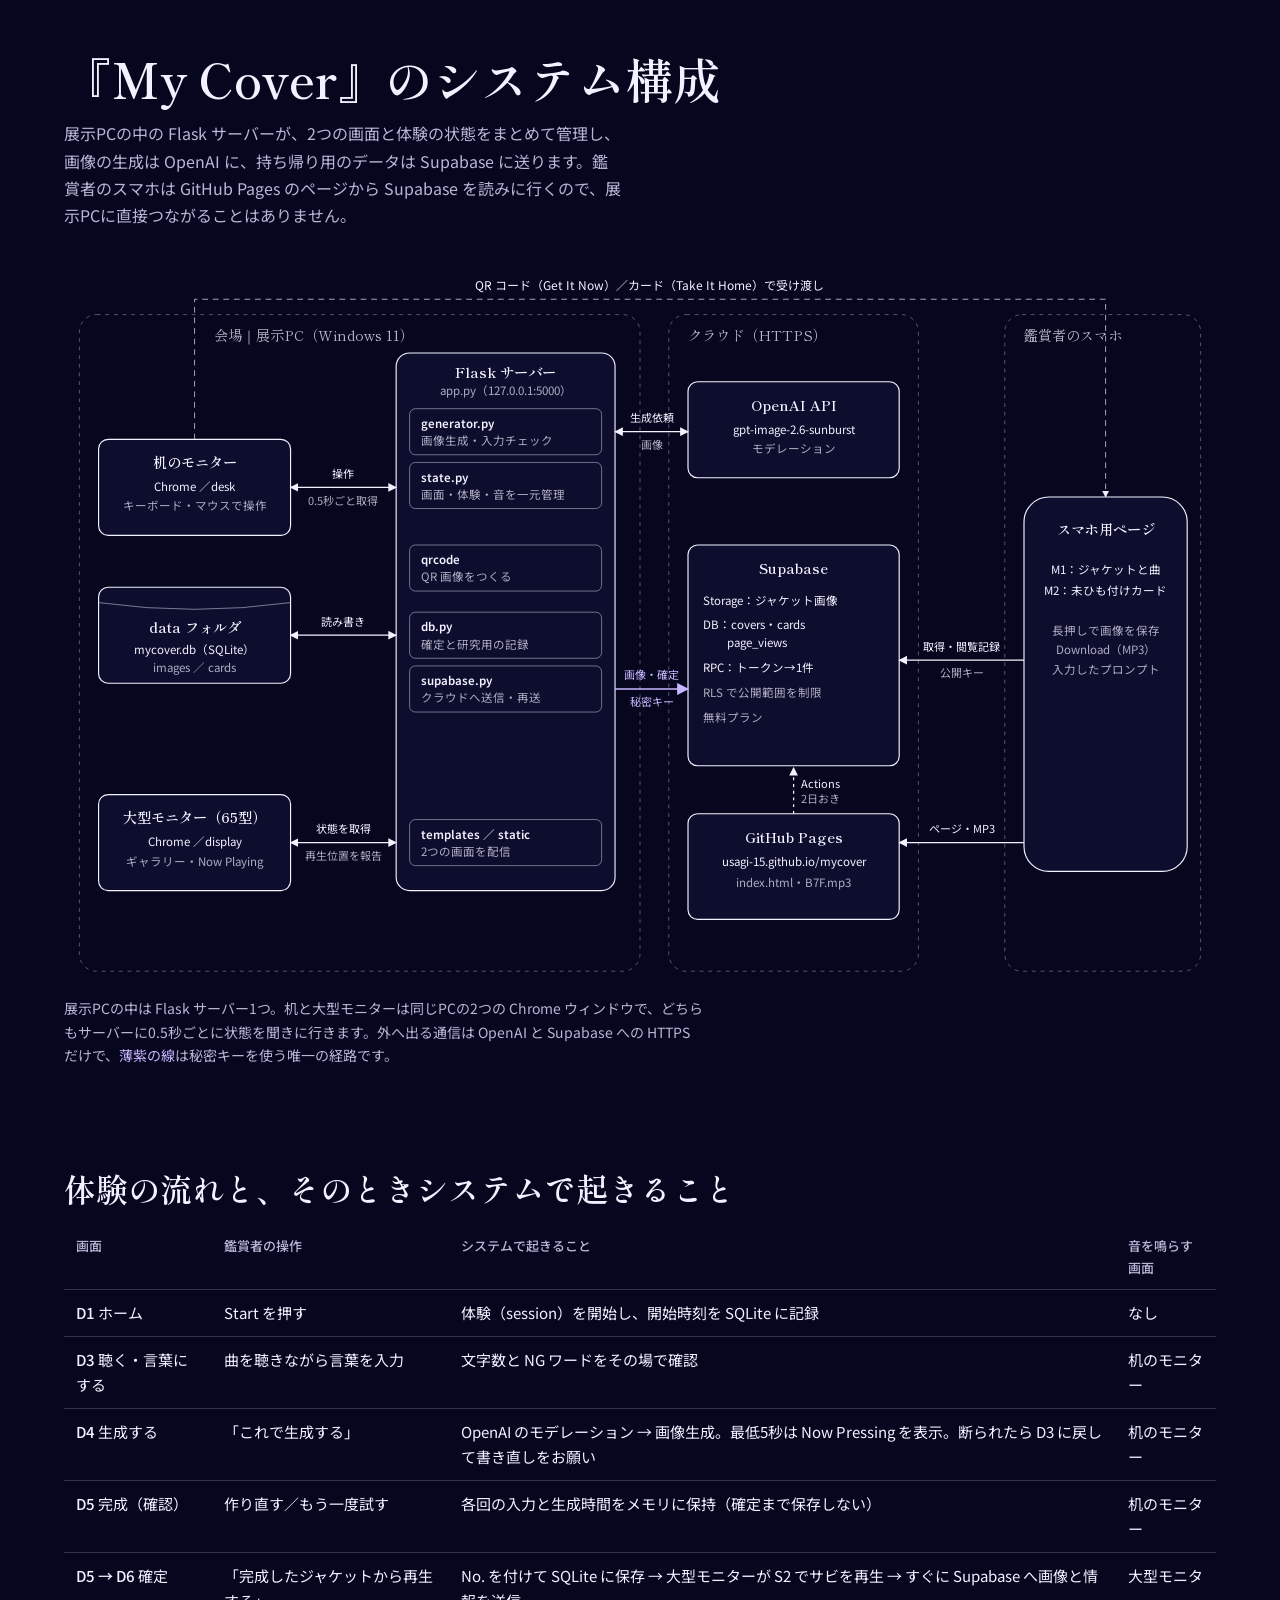
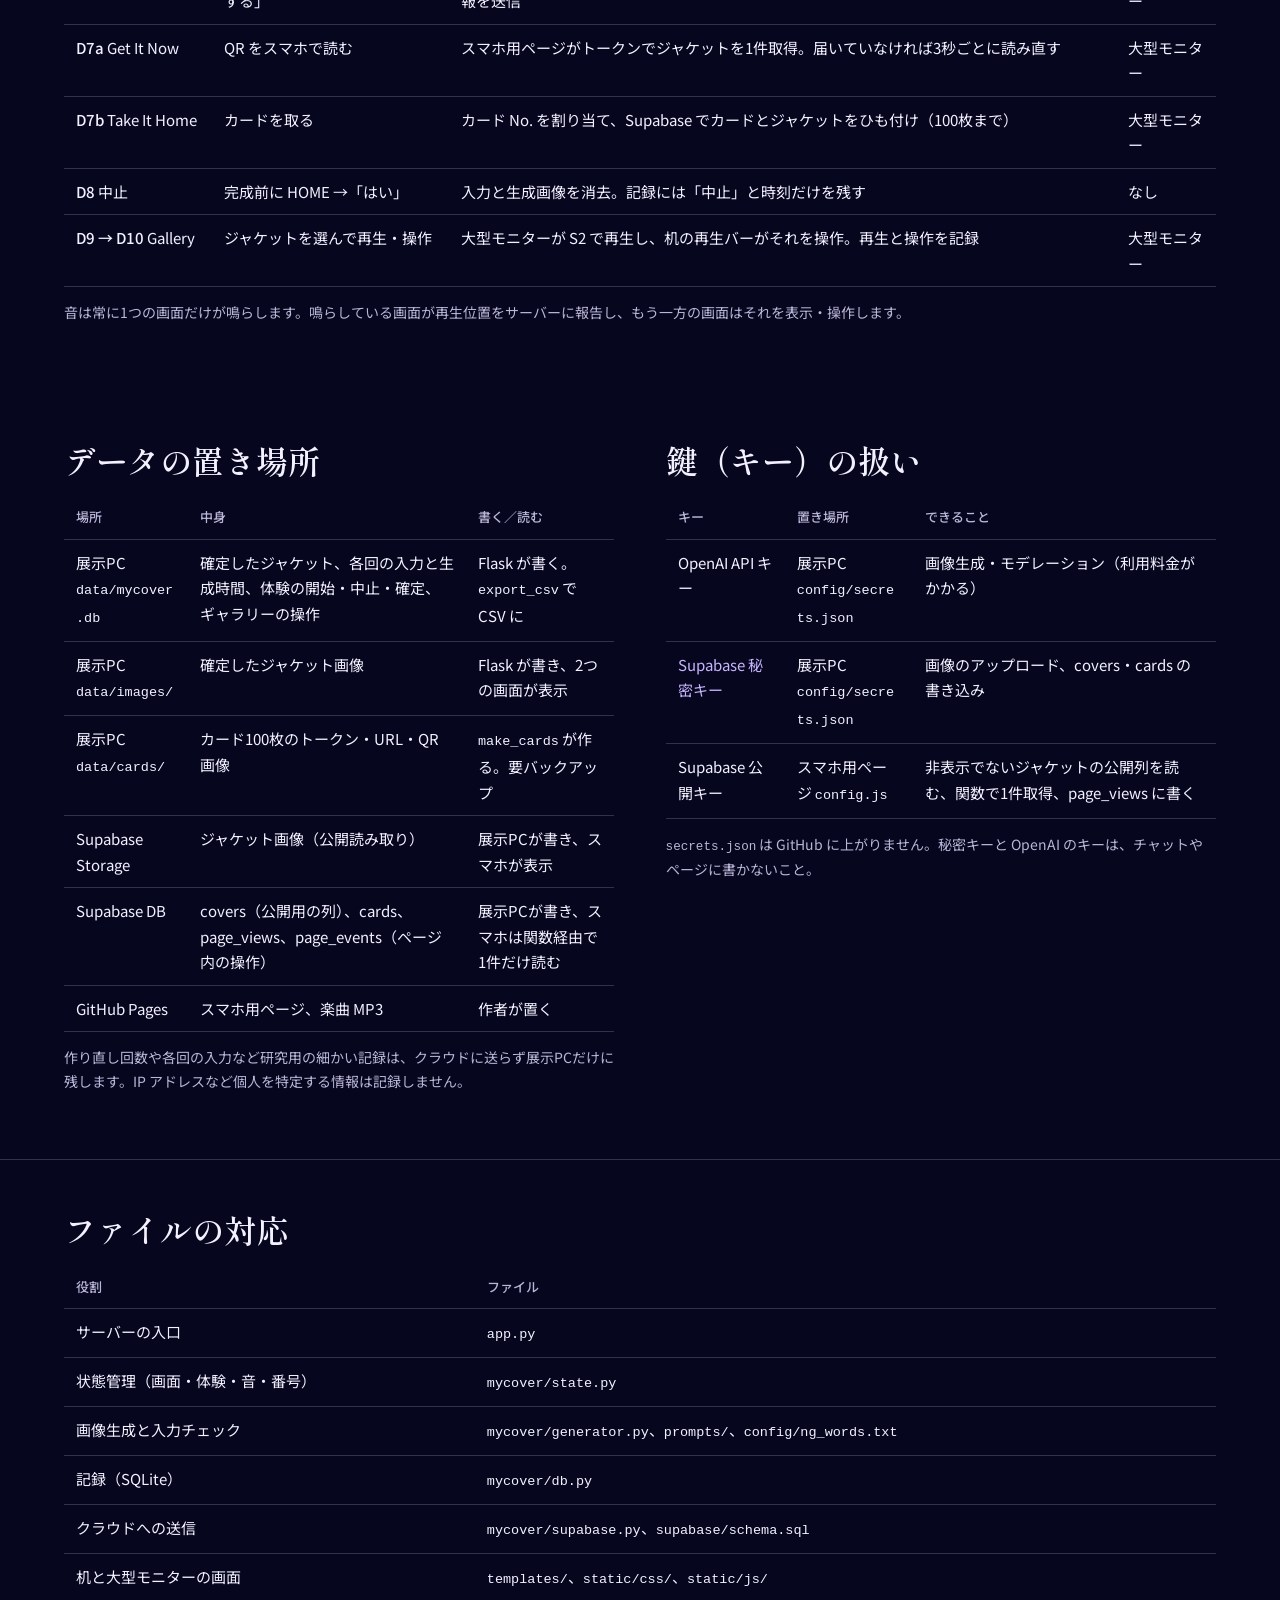
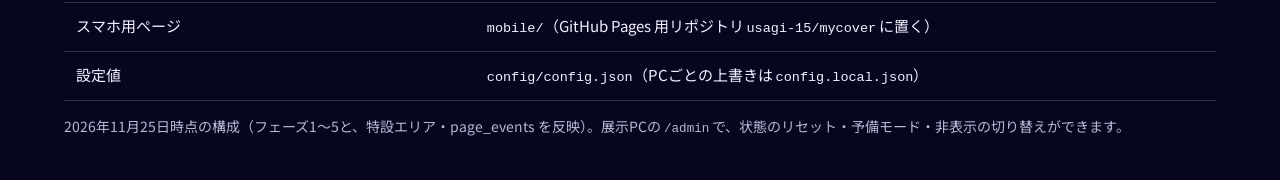
<file: notes/システム構成図.html>
<!DOCTYPE html>
<html lang="ja">
<head>
<meta charset="utf-8">
<meta name="viewport" content="width=device-width,initial-scale=1">
<title>My Cover システム構成</title>
<link rel="preconnect" href="https://fonts.googleapis.com">
<link rel="stylesheet" href="https://fonts.googleapis.com/css2?family=Shippori+Mincho:wght@400;600&family=Noto+Sans+JP:wght@400;500&display=swap">
<style>
/* VOICE: 展示作品の裏側を、作者とゼミの仲間に静かに見せる技術メモ
   IDEA: 展示の画面と同じ濃紺と白い細線の「設計図」
   PICTURE: 会場・クラウド・スマホの3区画を横切るデータの流れ（1枚のSVG）
   COLOUR and TYPE: 濃紺 #06061f の一面、白い線と明朝、秘密キーの経路だけ薄紫
   LAYOUT: 結論の一文 → 大きな構成図 → 体験の流れ → データと鍵の表 */
:root{color-scheme:dark;--bg:#06061f;--ink:#f3f1ff;--muted:#b9b6d6;--line:rgba(243,241,255,.5);--rule:rgba(243,241,255,.18);--accent:#c7b6ff;--panel:#0d0d2e}
*{box-sizing:border-box;min-width:0}
body{margin:0;background:var(--bg);color:var(--ink);font:16px/1.7 "Noto Sans JP",system-ui,sans-serif;overflow-x:clip}
.band{padding:clamp(28px,4vw,64px) max(5vw,16px)}
.wrap{max-width:1240px;margin:0 auto}
h1,h2{font-family:"Shippori Mincho","Yu Mincho",serif;font-weight:600;line-height:1.15;text-wrap:balance;margin:0}
h1{font-size:clamp(32px,5vw,48px)}
h2{font-size:clamp(24px,3vw,32px);margin-bottom:18px}
.lead{max-width:62ch;color:var(--muted);margin:14px 0 0}
figure{margin:28px 0 0}
figure svg{display:block;width:100%;height:auto;color:var(--ink)}
figcaption{color:var(--muted);font-size:14px;margin-top:10px;max-width:80ch}
.scroll{overflow-x:auto}
table{width:100%;border-collapse:collapse;font-size:15px}
th,td{text-align:left;vertical-align:top;padding:10px 12px;border-bottom:1px solid var(--rule)}
th{font-weight:500;color:var(--muted);font-size:13px}
td b{font-weight:500}
code{font-family:ui-monospace,Menlo,Consolas,monospace;font-size:.9em;overflow-wrap:anywhere}
.key{color:var(--accent)}
.grid2{display:grid;grid-template-columns:repeat(auto-fit,minmax(min(100%,420px),1fr));gap:clamp(24px,4vw,56px)}
.note{font-size:14px;color:var(--muted)}
footer{border-top:1px solid var(--rule)}
@media(max-width:600px){table{font-size:13px}.stack thead{display:none}.stack tr{display:grid;padding-block:10px;border-bottom:1px solid var(--rule)}.stack td{display:flow-root;border:0;padding:3px 0;padding-inline-start:7em;text-align:start}.stack td::before{content:attr(data-l);float:inline-start;width:6.5em;margin-inline-start:-7em;color:var(--muted);font-size:12px}.stack td:empty{display:none}}
</style>
<script>new MutationObserver(()=>{for(const c of document.querySelectorAll('.stack td:not([data-l])')){let i=0,p=c;while(p=p.previousElementSibling)i+=p.colSpan;c.dataset.l=c.closest('table').rows[0].cells[i]?.textContent||''}}).observe(document,{childList:true,subtree:true})</script>
</head>
<body>

<header class="band">
  <div class="wrap">
    <h1>『My Cover』のシステム構成</h1>
    <p class="lead">展示PCの中の Flask サーバーが、2つの画面と体験の状態をまとめて管理し、画像の生成は OpenAI に、持ち帰り用のデータは Supabase に送ります。鑑賞者のスマホは GitHub Pages のページから Supabase を読みに行くので、展示PCに直接つながることはありません。</p>

    <figure>
      <svg viewBox="0 0 1200 760" role="img" aria-label="展示PCの Flask サーバーが机と大型モニターの画面を管理し、OpenAI で画像を生成、Supabase に送信する。鑑賞者のスマホは GitHub Pages のページから Supabase を読む構成図">
        <defs>
          <marker id="ah" viewBox="0 0 10 10" refX="9" refY="5" markerWidth="7" markerHeight="7" orient="auto-start-reverse"><path d="M0 0 L10 5 L0 10 z" fill="currentColor"/></marker>
          <marker id="ahk" viewBox="0 0 10 10" refX="9" refY="5" markerWidth="7" markerHeight="7" orient="auto-start-reverse"><path d="M0 0 L10 5 L0 10 z" fill="#c7b6ff"/></marker>
        </defs>

        <g fill="none" stroke="currentColor" stroke-opacity=".35" stroke-dasharray="4 5">
          <rect x="16" y="60" width="584" height="684" rx="18"/>
          <rect x="630" y="60" width="260" height="684" rx="18"/>
          <rect x="980" y="60" width="204" height="684" rx="18"/>
        </g>
        <g font-family="Shippori Mincho, Yu Mincho, serif" font-size="15" fill="currentColor" fill-opacity=".75">
          <text x="156" y="88">会場｜展示PC（Windows 11）</text>
          <text x="650" y="88">クラウド（HTTPS）</text>
          <text x="1000" y="88">鑑賞者のスマホ</text>
        </g>

        <path d="M136 190 V44 H1085 V250" fill="none" stroke="currentColor" stroke-opacity=".7" stroke-dasharray="6 5" marker-end="url(#ah)"/>
        <text x="610" y="34" text-anchor="middle" font-size="12.5" fill="currentColor">QR コード（Get It Now）／カード（Take It Home）で受け渡し</text>

        <g fill="#0d0d2e" stroke="currentColor" stroke-width="1.2">
          <rect x="36" y="190" width="200" height="100" rx="10"/>
          <rect x="36" y="344" width="200" height="100" rx="10"/>
          <rect x="36" y="560" width="200" height="100" rx="10"/>
          <rect x="346" y="100" width="228" height="560" rx="14"/>
          <rect x="650" y="130" width="220" height="100" rx="10"/>
          <rect x="650" y="300" width="220" height="230" rx="10"/>
          <rect x="650" y="580" width="220" height="110" rx="10"/>
          <rect x="1000" y="250" width="170" height="390" rx="26"/>
        </g>
        <path d="M36 360 Q136 374 236 360" fill="none" stroke="currentColor" stroke-opacity=".5"/>

        <g fill="none" stroke="currentColor" stroke-opacity=".45">
          <rect x="360" y="158" width="200" height="48" rx="6"/>
          <rect x="360" y="214" width="200" height="48" rx="6"/>
          <rect x="360" y="300" width="200" height="48" rx="6"/>
          <rect x="360" y="370" width="200" height="48" rx="6"/>
          <rect x="360" y="426" width="200" height="48" rx="6"/>
          <rect x="360" y="586" width="200" height="48" rx="6"/>
        </g>

        <g fill="currentColor" font-size="12">
          <g font-family="Shippori Mincho, Yu Mincho, serif" font-size="15" font-weight="600">
            <text x="136" y="220" text-anchor="middle">机のモニター</text>
            <text x="136" y="392" text-anchor="middle">data フォルダ</text>
            <text x="136" y="590" text-anchor="middle">大型モニター（65型）</text>
            <text x="460" y="126" text-anchor="middle">Flask サーバー</text>
            <text x="760" y="160" text-anchor="middle">OpenAI API</text>
            <text x="760" y="330" text-anchor="middle">Supabase</text>
            <text x="760" y="610" text-anchor="middle">GitHub Pages</text>
            <text x="1085" y="290" text-anchor="middle">スマホ用ページ</text>
          </g>
          <text x="136" y="244" text-anchor="middle">Chrome ／desk</text>
          <text x="136" y="264" text-anchor="middle" fill-opacity=".7">キーボード・マウスで操作</text>
          <text x="136" y="414" text-anchor="middle">mycover.db（SQLite）</text>
          <text x="136" y="432" text-anchor="middle" fill-opacity=".7">images ／ cards</text>
          <text x="136" y="614" text-anchor="middle">Chrome ／display</text>
          <text x="136" y="634" text-anchor="middle" fill-opacity=".7">ギャラリー・Now Playing</text>
          <text x="460" y="144" text-anchor="middle" fill-opacity=".7">app.py（127.0.0.1:5000）</text>

          <text x="372" y="178" font-weight="600">generator.py</text><text x="372" y="196" fill-opacity=".7">画像生成・入力チェック</text>
          <text x="372" y="234" font-weight="600">state.py</text><text x="372" y="252" fill-opacity=".7">画面・体験・音を一元管理</text>
          <text x="372" y="320" font-weight="600">qrcode</text><text x="372" y="338" fill-opacity=".7">QR 画像をつくる</text>
          <text x="372" y="390" font-weight="600">db.py</text><text x="372" y="408" fill-opacity=".7">確定と研究用の記録</text>
          <text x="372" y="446" font-weight="600">supabase.py</text><text x="372" y="464" fill-opacity=".7">クラウドへ送信・再送</text>
          <text x="372" y="606" font-weight="600">templates ／ static</text><text x="372" y="624" fill-opacity=".7">2つの画面を配信</text>

          <text x="760" y="184" text-anchor="middle">gpt-image-2.6-sunburst</text>
          <text x="760" y="204" text-anchor="middle" fill-opacity=".7">モデレーション</text>
          <text x="666" y="362">Storage：ジャケット画像</text>
          <text x="666" y="388">DB：covers・cards</text>
          <text x="666" y="406">　　page_views</text>
          <text x="666" y="432">RPC：トークン→1件</text>
          <text x="666" y="458" fill-opacity=".7">RLS で公開範囲を制限</text>
          <text x="666" y="484" fill-opacity=".7">無料プラン</text>
          <text x="760" y="634" text-anchor="middle">usagi-15.github.io/mycover</text>
          <text x="760" y="656" text-anchor="middle" fill-opacity=".7">index.html・B7F.mp3</text>
          <text x="1085" y="330" text-anchor="middle">M1：ジャケットと曲</text>
          <text x="1085" y="352" text-anchor="middle">M2：未ひも付けカード</text>
          <text x="1085" y="394" text-anchor="middle" fill-opacity=".7">長押しで画像を保存</text>
          <text x="1085" y="414" text-anchor="middle" fill-opacity=".7">Download（MP3）</text>
          <text x="1085" y="434" text-anchor="middle" fill-opacity=".7">入力したプロンプト</text>
        </g>

        <g stroke="currentColor" stroke-width="1.3" fill="none">
          <line x1="236" y1="240" x2="346" y2="240" marker-start="url(#ah)" marker-end="url(#ah)"/>
          <line x1="236" y1="394" x2="346" y2="394" marker-start="url(#ah)" marker-end="url(#ah)"/>
          <line x1="236" y1="610" x2="346" y2="610" marker-start="url(#ah)" marker-end="url(#ah)"/>
          <line x1="574" y1="182" x2="650" y2="182" marker-start="url(#ah)" marker-end="url(#ah)"/>
          <line x1="1000" y1="420" x2="870" y2="420" marker-end="url(#ah)"/>
          <line x1="1000" y1="610" x2="870" y2="610" marker-end="url(#ah)"/>
          <line x1="760" y1="580" x2="760" y2="532" marker-end="url(#ah)" stroke-dasharray="3 4"/>
        </g>
        <line x1="574" y1="450" x2="650" y2="450" stroke="#c7b6ff" stroke-width="1.8" marker-end="url(#ahk)"/>

        <g fill="currentColor" font-size="11.5" text-anchor="middle">
          <text x="291" y="230">操作</text>
          <text x="291" y="258" fill-opacity=".7">0.5秒ごと取得</text>
          <text x="291" y="384">読み書き</text>
          <text x="291" y="600">状態を取得</text>
          <text x="291" y="628" fill-opacity=".7">再生位置を報告</text>
          <text x="612" y="172">生成依頼</text>
          <text x="612" y="200" fill-opacity=".7">画像</text>
          <text x="935" y="410">取得・閲覧記録</text>
          <text x="935" y="438" fill-opacity=".7">公開キー</text>
          <text x="935" y="600">ページ・MP3</text>
          <text x="768" y="553" text-anchor="start">Actions</text>
          <text x="768" y="569" text-anchor="start" fill-opacity=".7">2日おき</text>
        </g>
        <g fill="#c7b6ff" font-size="11.5" text-anchor="middle">
          <text x="612" y="440">画像・確定</text>
          <text x="612" y="468">秘密キー</text>
        </g>
      </svg>
      <figcaption>展示PCの中は Flask サーバー1つ。机と大型モニターは同じPCの2つの Chrome ウィンドウで、どちらもサーバーに0.5秒ごとに状態を聞きに行きます。外へ出る通信は OpenAI と Supabase への HTTPS だけで、<span class="key">薄紫の線</span>は秘密キーを使う唯一の経路です。</figcaption>
    </figure>
  </div>
</header>

<section class="band">
  <div class="wrap">
    <h2>体験の流れと、そのときシステムで起きること</h2>
    <div class="scroll">
      <table class="stack">
        <thead><tr><th>画面</th><th>鑑賞者の操作</th><th>システムで起きること</th><th>音を鳴らす画面</th></tr></thead>
        <tbody>
          <tr><td><b>D1</b> ホーム</td><td>Start を押す</td><td>体験（session）を開始し、開始時刻を SQLite に記録</td><td>なし</td></tr>
          <tr><td><b>D3</b> 聴く・言葉にする</td><td>曲を聴きながら言葉を入力</td><td>文字数と NG ワードをその場で確認</td><td>机のモニター</td></tr>
          <tr><td><b>D4</b> 生成する</td><td>「これで生成する」</td><td>OpenAI のモデレーション → 画像生成。最低5秒は Now Pressing を表示。断られたら D3 に戻して書き直しをお願い</td><td>机のモニター</td></tr>
          <tr><td><b>D5</b> 完成（確認）</td><td>作り直す／もう一度試す</td><td>各回の入力と生成時間をメモリに保持（確定まで保存しない）</td><td>机のモニター</td></tr>
          <tr><td><b>D5 → D6</b> 確定</td><td>「完成したジャケットから再生する」</td><td>No. を付けて SQLite に保存 → 大型モニターが S2 でサビを再生 → すぐに Supabase へ画像と情報を送信</td><td>大型モニター</td></tr>
          <tr><td><b>D7a</b> Get It Now</td><td>QR をスマホで読む</td><td>スマホ用ページがトークンでジャケットを1件取得。届いていなければ3秒ごとに読み直す</td><td>大型モニター</td></tr>
          <tr><td><b>D7b</b> Take It Home</td><td>カードを取る</td><td>カード No. を割り当て、Supabase でカードとジャケットをひも付け（100枚まで）</td><td>大型モニター</td></tr>
          <tr><td><b>D8</b> 中止</td><td>完成前に HOME →「はい」</td><td>入力と生成画像を消去。記録には「中止」と時刻だけを残す</td><td>なし</td></tr>
          <tr><td><b>D9 → D10</b> Gallery</td><td>ジャケットを選んで再生・操作</td><td>大型モニターが S2 で再生し、机の再生バーがそれを操作。再生と操作を記録</td><td>大型モニター</td></tr>
        </tbody>
      </table>
    </div>
    <p class="note">音は常に1つの画面だけが鳴らします。鳴らしている画面が再生位置をサーバーに報告し、もう一方の画面はそれを表示・操作します。</p>
  </div>
</section>

<section class="band">
  <div class="wrap grid2">
    <div>
      <h2>データの置き場所</h2>
      <div class="scroll">
        <table class="stack">
          <thead><tr><th>場所</th><th>中身</th><th>書く／読む</th></tr></thead>
          <tbody>
            <tr><td>展示PC <code>data/mycover.db</code></td><td>確定したジャケット、各回の入力と生成時間、体験の開始・中止・確定、ギャラリーの操作</td><td>Flask が書く。<code>export_csv</code> で CSV に</td></tr>
            <tr><td>展示PC <code>data/images/</code></td><td>確定したジャケット画像</td><td>Flask が書き、2つの画面が表示</td></tr>
            <tr><td>展示PC <code>data/cards/</code></td><td>カード100枚のトークン・URL・QR 画像</td><td><code>make_cards</code> が作る。要バックアップ</td></tr>
            <tr><td>Supabase Storage</td><td>ジャケット画像（公開読み取り）</td><td>展示PCが書き、スマホが表示</td></tr>
            <tr><td>Supabase DB</td><td>covers（公開用の列）、cards、page_views、page_events（ページ内の操作）</td><td>展示PCが書き、スマホは関数経由で1件だけ読む</td></tr>
            <tr><td>GitHub Pages</td><td>スマホ用ページ、楽曲 MP3</td><td>作者が置く</td></tr>
          </tbody>
        </table>
      </div>
      <p class="note">作り直し回数や各回の入力など研究用の細かい記録は、クラウドに送らず展示PCだけに残します。IP アドレスなど個人を特定する情報は記録しません。</p>
    </div>
    <div>
      <h2>鍵（キー）の扱い</h2>
      <div class="scroll">
        <table class="stack">
          <thead><tr><th>キー</th><th>置き場所</th><th>できること</th></tr></thead>
          <tbody>
            <tr><td>OpenAI API キー</td><td>展示PC <code>config/secrets.json</code></td><td>画像生成・モデレーション（利用料金がかかる）</td></tr>
            <tr><td class="key">Supabase 秘密キー</td><td>展示PC <code>config/secrets.json</code></td><td>画像のアップロード、covers・cards の書き込み</td></tr>
            <tr><td>Supabase 公開キー</td><td>スマホ用ページ <code>config.js</code></td><td>非表示でないジャケットの公開列を読む、関数で1件取得、page_views に書く</td></tr>
          </tbody>
        </table>
      </div>
      <p class="note"><code>secrets.json</code> は GitHub に上がりません。秘密キーと OpenAI のキーは、チャットやページに書かないこと。</p>
    </div>
  </div>
</section>

<footer class="band">
  <div class="wrap">
    <h2>ファイルの対応</h2>
    <div class="scroll">
      <table class="stack">
        <thead><tr><th>役割</th><th>ファイル</th></tr></thead>
        <tbody>
          <tr><td>サーバーの入口</td><td><code>app.py</code></td></tr>
          <tr><td>状態管理（画面・体験・音・番号）</td><td><code>mycover/state.py</code></td></tr>
          <tr><td>画像生成と入力チェック</td><td><code>mycover/generator.py</code>、<code>prompts/</code>、<code>config/ng_words.txt</code></td></tr>
          <tr><td>記録（SQLite）</td><td><code>mycover/db.py</code></td></tr>
          <tr><td>クラウドへの送信</td><td><code>mycover/supabase.py</code>、<code>supabase/schema.sql</code></td></tr>
          <tr><td>机と大型モニターの画面</td><td><code>templates/</code>、<code>static/css/</code>、<code>static/js/</code></td></tr>
          <tr><td>スマホ用ページ</td><td><code>mobile/</code>（GitHub Pages 用リポジトリ <code>usagi-15/mycover</code> に置く）</td></tr>
          <tr><td>設定値</td><td><code>config/config.json</code>（PCごとの上書きは <code>config.local.json</code>）</td></tr>
        </tbody>
      </table>
    </div>
    <p class="note">2026年11月25日時点の構成（フェーズ1〜5と、特設エリア・page_events を反映）。展示PCの <code>/admin</code> で、状態のリセット・予備モード・非表示の切り替えができます。</p>
  </div>
</footer>
</body>
</html>
</file>
